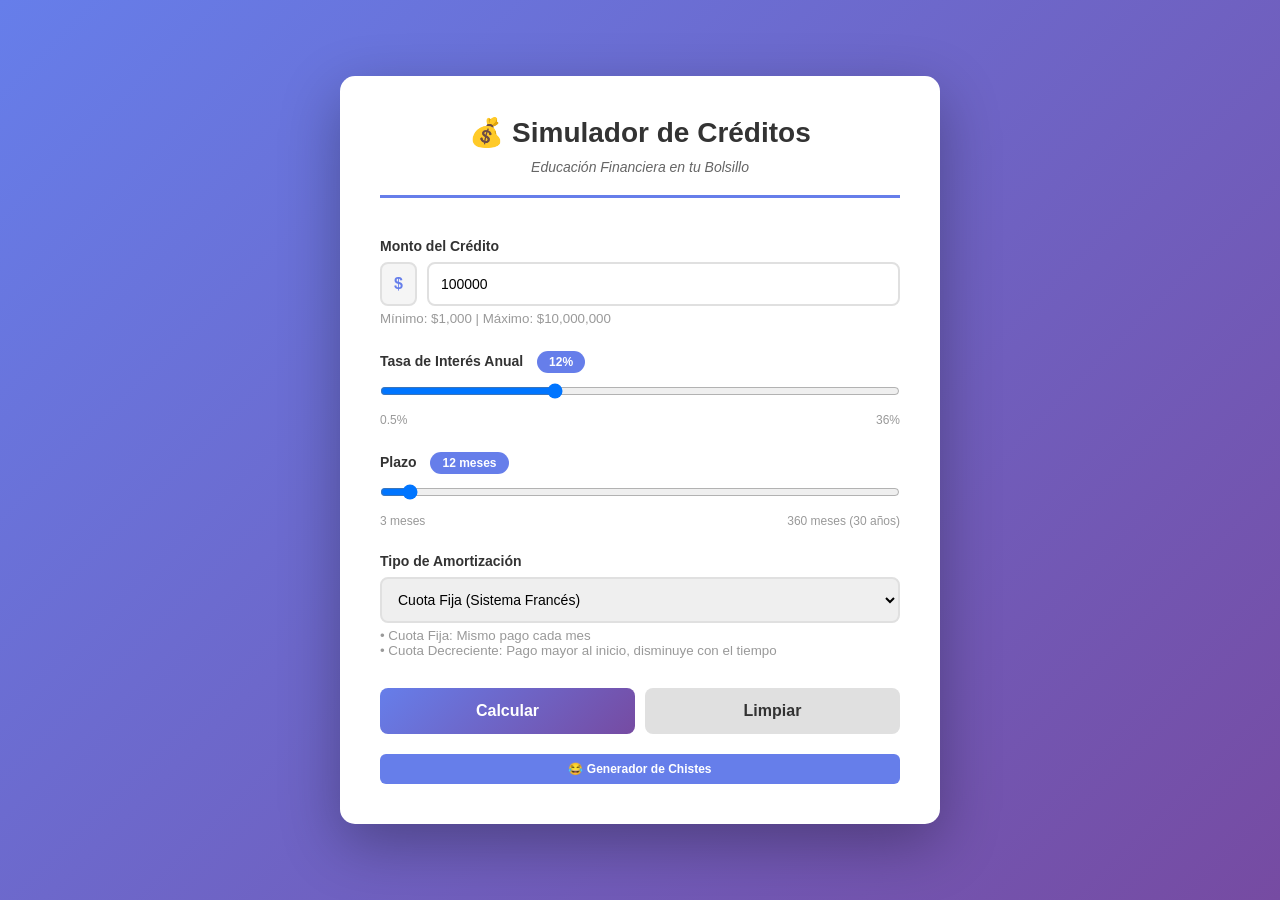
<file: index.html>
<!DOCTYPE html>
<html lang="es">
<head>
    <meta charset="UTF-8">
    <meta name="viewport" content="width=device-width, initial-scale=1.0">
    <title>Simulador de Créditos</title>
    <style>
        * {
            margin: 0;
            padding: 0;
            box-sizing: border-box;
        }

        body {
            font-family: 'Segoe UI', Tahoma, Geneva, Verdana, sans-serif;
            background: linear-gradient(135deg, #667eea 0%, #764ba2 100%);
            min-height: 100vh;
            display: flex;
            align-items: center;
            justify-content: center;
            padding: 20px;
        }

        .container {
            background: white;
            border-radius: 15px;
            box-shadow: 0 20px 60px rgba(0, 0, 0, 0.3);
            max-width: 600px;
            width: 100%;
            padding: 40px;
            animation: fadeIn 0.5s ease-in;
        }

        @keyframes fadeIn {
            from {
                opacity: 0;
                transform: translateY(20px);
            }
            to {
                opacity: 1;
                transform: translateY(0);
            }
        }

        header {
            text-align: center;
            margin-bottom: 40px;
            border-bottom: 3px solid #667eea;
            padding-bottom: 20px;
        }

        h1 {
            color: #333;
            font-size: 28px;
            margin-bottom: 10px;
        }

        .subtitle {
            color: #666;
            font-size: 14px;
            font-style: italic;
        }

        .form-group {
            margin-bottom: 25px;
        }

        label {
            display: block;
            margin-bottom: 8px;
            color: #333;
            font-weight: 600;
            font-size: 14px;
        }

        input[type="number"],
        input[type="range"],
        select {
            width: 100%;
            padding: 12px;
            border: 2px solid #e0e0e0;
            border-radius: 8px;
            font-size: 14px;
            transition: border-color 0.3s;
        }

        input[type="number"]:focus,
        select:focus {
            outline: none;
            border-color: #667eea;
        }

        input[type="range"] {
            padding: 8px;
            cursor: pointer;
            height: 8px;
        }

        .input-group {
            display: flex;
            gap: 10px;
        }

        .input-group input {
            flex: 1;
        }

        .currency-symbol {
            display: flex;
            align-items: center;
            padding: 0 12px;
            background: #f5f5f5;
            border: 2px solid #e0e0e0;
            border-radius: 8px;
            font-weight: 600;
            color: #667eea;
        }

        .range-value {
            display: inline-block;
            background: #667eea;
            color: white;
            padding: 4px 12px;
            border-radius: 20px;
            font-size: 12px;
            margin-left: 10px;
        }

        .results {
            background: linear-gradient(135deg, #f5f7fa 0%, #c3cfe2 100%);
            border-radius: 12px;
            padding: 25px;
            margin-top: 30px;
            border-left: 5px solid #667eea;
        }

        .results h2 {
            color: #333;
            font-size: 18px;
            margin-bottom: 20px;
            text-align: center;
        }

        .result-item {
            display: flex;
            justify-content: space-between;
            align-items: center;
            margin-bottom: 15px;
            padding-bottom: 15px;
            border-bottom: 1px solid rgba(255, 255, 255, 0.5);
        }

        .result-item:last-child {
            border-bottom: none;
            margin-bottom: 0;
            padding-bottom: 0;
        }

        .result-label {
            color: #555;
            font-weight: 500;
            font-size: 14px;
        }

        .result-value {
            font-size: 18px;
            font-weight: bold;
            color: #667eea;
            font-family: 'Courier New', monospace;
        }

        .button-group {
            display: flex;
            gap: 10px;
            margin-top: 30px;
        }

        button {
            flex: 1;
            padding: 14px;
            border: none;
            border-radius: 8px;
            font-size: 16px;
            font-weight: 600;
            cursor: pointer;
            transition: all 0.3s;
        }

        .btn-calculate {
            background: linear-gradient(135deg, #667eea 0%, #764ba2 100%);
            color: white;
        }

        .btn-calculate:hover {
            transform: translateY(-2px);
            box-shadow: 0 10px 20px rgba(102, 126, 234, 0.4);
        }

        .btn-reset {
            background: #e0e0e0;
            color: #333;
        }

        .btn-reset:hover {
            background: #d0d0d0;
        }

        .info-box {
            background: #e3f2fd;
            border-left: 4px solid #2196f3;
            padding: 15px;
            border-radius: 8px;
            margin-top: 20px;
            font-size: 13px;
            color: #1565c0;
            line-height: 1.6;
        }

        .amortization-table {
            margin-top: 25px;
            overflow-x: auto;
        }

        table {
            width: 100%;
            border-collapse: collapse;
            font-size: 12px;
            background: white;
            border-radius: 8px;
            overflow: hidden;
        }

        th {
            background: #667eea;
            color: white;
            padding: 12px;
            text-align: right;
            font-weight: 600;
        }

        th:first-child {
            text-align: left;
        }

        td {
            padding: 10px 12px;
            border-bottom: 1px solid #e0e0e0;
            text-align: right;
            font-family: 'Courier New', monospace;
        }

        td:first-child {
            text-align: left;
            color: #333;
            font-weight: 500;
        }

        tr:hover {
            background: #f5f5f5;
        }

        .toggle-table {
            background: #667eea;
            color: white;
            padding: 10px 15px;
            border-radius: 8px;
            border: none;
            cursor: pointer;
            font-size: 13px;
            font-weight: 600;
            margin-top: 15px;
            width: 100%;
            transition: all 0.3s;
        }

        .toggle-table:hover {
            background: #764ba2;
        }

        #amortizationTable {
            display: none;
            margin-top: 15px;
        }

        .alert {
            padding: 12px;
            border-radius: 8px;
            margin-bottom: 20px;
            font-size: 13px;
            display: none;
        }

        .alert.error {
            background: #ffebee;
            border-left: 4px solid #f44336;
            color: #c62828;
            display: block;
        }

        .alert.warning {
            background: #fff3e0;
            border-left: 4px solid #ff9800;
            color: #e65100;
            display: block;
        }

        .nav-links {
            display: flex;
            gap: 10px;
            justify-content: center;
            margin-top: 20px;
            flex-wrap: wrap;
        }

        .nav-btn {
            background: #667eea;
            color: white;
            padding: 8px 16px;
            border-radius: 6px;
            text-decoration: none;
            font-size: 12px;
            font-weight: 600;
            transition: all 0.3s;
            border: none;
            cursor: pointer;
        }

        .nav-btn:hover {
            background: #764ba2;
            transform: translateY(-2px);
        }

        @media (max-width: 600px) {
            .container {
                padding: 25px;
            }

            h1 {
                font-size: 22px;
            }

            .button-group {
                flex-direction: column;
            }

            input[type="number"],
            input[type="range"],
            select {
                font-size: 16px;
            }

            table {
                font-size: 11px;
            }

            th, td {
                padding: 8px;
            }
        }
    </style>
</head>
<body>
    <div class="container">
        <header>
            <h1>💰 Simulador de Créditos</h1>
            <p class="subtitle">Educación Financiera en tu Bolsillo</p>
        </header>

        <div id="alert" class="alert"></div>

        <form id="creditForm">
            <div class="form-group">
                <label for="amount">Monto del Crédito</label>
                <div class="input-group">
                    <div class="currency-symbol">$</div>
                    <input 
                        type="number" 
                        id="amount" 
                        min="1000" 
                        max="10000000" 
                        step="1000" 
                        value="100000" 
                        required
                    >
                </div>
                <small style="color: #999; margin-top: 5px; display: block;">
                    Mínimo: $1,000 | Máximo: $10,000,000
                </small>
            </div>

            <div class="form-group">
                <label for="rate">
                    Tasa de Interés Anual
                    <span class="range-value" id="rateDisplay">12%</span>
                </label>
                <input 
                    type="range" 
                    id="rate" 
                    min="0.5" 
                    max="36" 
                    step="0.5" 
                    value="12"
                >
                <div style="display: flex; justify-content: space-between; margin-top: 8px; font-size: 12px; color: #999;">
                    <span>0.5%</span>
                    <span>36%</span>
                </div>
            </div>

            <div class="form-group">
                <label for="months">
                    Plazo
                    <span class="range-value" id="monthsDisplay">12 meses</span>
                </label>
                <input 
                    type="range" 
                    id="months" 
                    min="3" 
                    max="360" 
                    step="1" 
                    value="12"
                >
                <div style="display: flex; justify-content: space-between; margin-top: 8px; font-size: 12px; color: #999;">
                    <span>3 meses</span>
                    <span>360 meses (30 años)</span>
                </div>
            </div>

            <div class="form-group">
                <label for="amortizationType">Tipo de Amortización</label>
                <select id="amortizationType">
                    <option value="fixed">Cuota Fija (Sistema Francés)</option>
                    <option value="decreasing">Cuota Decreciente (Sistema Alemán)</option>
                </select>
                <small style="color: #999; margin-top: 5px; display: block;">
                    • Cuota Fija: Mismo pago cada mes<br>
                    • Cuota Decreciente: Pago mayor al inicio, disminuye con el tiempo
                </small>
            </div>

            <div class="button-group">
                <button type="button" class="btn-calculate" onclick="calculateCredit()">
                    Calcular
                </button>
                <button type="reset" class="btn-reset" onclick="resetForm()">
                    Limpiar
                </button>
            </div>
        </form>

        <div id="results" style="display: none;">
            <div class="results">
                <h2>Detalles de tu Crédito</h2>
                
                <div class="result-item">
                    <span class="result-label">Monto Solicitado:</span>
                    <span class="result-value" id="resultAmount">$0</span>
                </div>

                <div class="result-item">
                    <span class="result-label">Tasa de Interés Anual:</span>
                    <span class="result-value" id="resultRate">0%</span>
                </div>

                <div class="result-item">
                    <span class="result-label">Plazo:</span>
                    <span class="result-value" id="resultMonths">0 meses</span>
                </div>

                <div class="result-item" style="background: #fff9e6; margin: -12px -12px 12px -12px; padding: 12px; border-radius: 8px; border-bottom: none;">
                    <span class="result-label" style="font-size: 16px;">Cuota Mensual:</span>
                    <span class="result-value" id="resultPayment" style="font-size: 24px; color: #764ba2;">$0</span>
                </div>

                <div class="result-item">
                    <span class="result-label">Interés Total:</span>
                    <span class="result-value" id="resultTotalInterest" style="color: #e91e63;">$0</span>
                </div>

                <div class="result-item">
                    <span class="result-label">Total a Pagar:</span>
                    <span class="result-value" id="resultTotalPayment" style="color: #009688;">$0</span>
                </div>
            </div>

            <div class="info-box">
                <strong>📊 Información:</strong><br>
                Este simulador calcula tu cuota mensual y el total de intereses que pagarás durante la vigencia del crédito. Los valores mostrados son orientativos.
            </div>

            <button class="toggle-table" onclick="toggleTable()">
                📋 Ver Tabla de Amortización
            </button>

            <div id="amortizationTable">
                <table>
                    <thead>
                        <tr>
                            <th>Cuota</th>
                            <th>Pago</th>
                            <th>Interés</th>
                            <th>Capital</th>
                            <th>Saldo</th>
                        </tr>
                    </thead>
                    <tbody id="tableBody">
                    </tbody>
                </table>
            </div>
        </div>

        <div class="nav-links">
            <button class="nav-btn" onclick="window.location.href='joke-generator.html'">
                😂 Generador de Chistes
            </button>
        </div>
    </div>

    <script>
        document.getElementById('rate').addEventListener('input', function() {
            document.getElementById('rateDisplay').textContent = this.value + '%';
        });

        document.getElementById('months').addEventListener('input', function() {
            const value = this.value;
            const years = Math.floor(value / 12);
            const remainingMonths = value % 12;
            
            let display = '';
            if (years > 0 && remainingMonths > 0) {
                display = `${years} año${years > 1 ? 's' : ''} ${remainingMonths} mes${remainingMonths > 1 ? 'es' : ''}`;
            } else if (years > 0) {
                display = `${years} año${years > 1 ? 's' : ''}`;
            } else {
                display = `${value} mes${value > 1 ? 'es' : ''}`;
            }
            
            document.getElementById('monthsDisplay').textContent = display;
        });

        document.getElementById('amount').addEventListener('change', function() {
            if (this.value < 1000) {
                this.value = 1000;
                showAlert('El monto mínimo es $1,000', 'warning');
            }
        });

        function showAlert(message, type = 'error') {
            const alertBox = document.getElementById('alert');
            alertBox.textContent = message;
            alertBox.className = `alert ${type}`;
            setTimeout(() => {
                alertBox.style.display = 'none';
            }, 5000);
        }

        function calculateCredit() {
            const amount = parseFloat(document.getElementById('amount').value);
            const annualRate = parseFloat(document.getElementById('rate').value);
            const months = parseInt(document.getElementById('months').value);
            const amortizationType = document.getElementById('amortizationType').value;

            if (!amount || amount < 1000) {
                showAlert('Ingresa un monto válido (mínimo $1,000)', 'error');
                return;
            }

            if (months < 3) {
                showAlert('El plazo mínimo es 3 meses', 'error');
                return;
            }

            const monthlyRate = annualRate / 100 / 12;
            let monthlyPayment, totalInterest, totalPayment;

            if (amortizationType === 'fixed') {
                monthlyPayment = (amount * monthlyRate * Math.pow(1 + monthlyRate, months)) / 
                                (Math.pow(1 + monthlyRate, months) - 1);
                totalPayment = monthlyPayment * months;
                totalInterest = totalPayment - amount;
            } else {
                monthlyPayment = amount / months;
                totalInterest = (amount * monthlyRate * (months + 1)) / 2;
                totalPayment = amount + totalInterest;
            }

            document.getElementById('resultAmount').textContent = formatCurrency(amount);
            document.getElementById('resultRate').textContent = annualRate.toFixed(2) + '%';
            
            const years = Math.floor(months / 12);
            const remainingMonths = months % 12;
            let monthsDisplay = '';
            if (years > 0 && remainingMonths > 0) {
                monthsDisplay = `${years} año${years > 1 ? 's' : ''} ${remainingMonths} mes${remainingMonths > 1 ? 'es' : ''}`;
            } else if (years > 0) {
                monthsDisplay = `${years} año${years > 1 ? 's' : ''}`;
            } else {
                monthsDisplay = `${months} mes${months > 1 ? 'es' : ''}`;
            }
            document.getElementById('resultMonths').textContent = monthsDisplay;
            document.getElementById('resultPayment').textContent = formatCurrency(monthlyPayment);
            document.getElementById('resultTotalInterest').textContent = formatCurrency(totalInterest);
            document.getElementById('resultTotalPayment').textContent = formatCurrency(totalPayment);

            document.getElementById('results').style.display = 'block';

            generateAmortizationTable(amount, monthlyRate, months, amortizationType, monthlyPayment);
        }

        function generateAmortizationTable(principal, monthlyRate, months, amortizationType, initialPayment) {
            const tbody = document.getElementById('tableBody');
            tbody.innerHTML = '';

            let balance = principal;
            const maxRows = Math.min(months, 60);

            for (let i = 1; i <= maxRows; i++) {
                const interest = balance * monthlyRate;
                let capital, payment;

                if (amortizationType === 'fixed') {
                    payment = initialPayment;
                    capital = payment - interest;
                } else {
                    capital = principal / months;
                    payment = capital + interest;
                }

                balance -= capital;
                if (balance < 0.01) balance = 0;

                const row = tbody.insertRow();
                row.innerHTML = `
                    <td>${i}</td>
                    <td>${formatCurrency(payment)}</td>
                    <td>${formatCurrency(interest)}</td>
                    <td>${formatCurrency(capital)}</td>
                    <td>${formatCurrency(Math.max(0, balance))}</td>
                `;
            }

            if (months > 60) {
                const row = tbody.insertRow();
                row.innerHTML = `
                    <td colspan="5" style="text-align: center; color: #999; padding: 15px;">
                        ... ${months - 60} cuotas más
                    </td>
                `;
            }
        }

        function toggleTable() {
            const table = document.getElementById('amortizationTable');
            table.style.display = table.style.display === 'none' ? 'block' : 'none';
        }

        function formatCurrency(value) {
            return new Intl.NumberFormat('es-CO', {
                style: 'currency',
                currency: 'COP',
                minimumFractionDigits: 0,
                maximumFractionDigits: 0
            }).format(value);
        }

        function resetForm() {
            document.getElementById('creditForm').reset();
            document.getElementById('results').style.display = 'none';
            document.getElementById('rateDisplay').textContent = '12%';
            document.getElementById('monthsDisplay').textContent = '12 meses';
        }

        document.getElementById('creditForm').addEventListener('keypress', function(e) {
            if (e.key === 'Enter') {
                e.preventDefault();
                calculateCredit();
            }
        });
    </script>
</body>
</html>
</file>
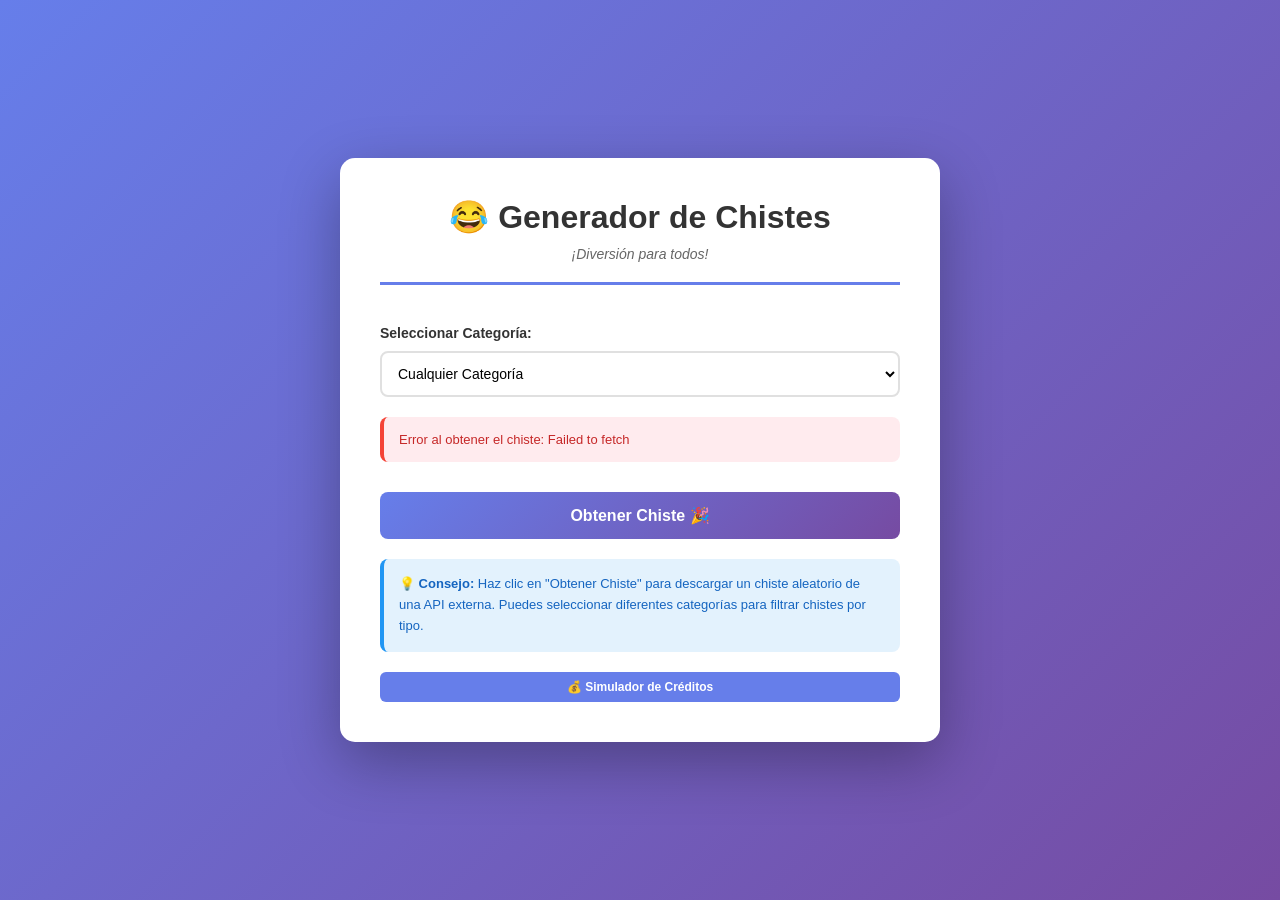
<file: joke-generator.html>
<!DOCTYPE html>
<html lang="es">
<head>
    <meta charset="UTF-8">
    <meta name="viewport" content="width=device-width, initial-scale=1.0">
    <title>Generador de Chistes - Diversión para Todos</title>
    <style>
        * {
            margin: 0;
            padding: 0;
            box-sizing: border-box;
        }

        body {
            font-family: 'Segoe UI', Tahoma, Geneva, Verdana, sans-serif;
            background: linear-gradient(135deg, #667eea 0%, #764ba2 100%);
            min-height: 100vh;
            display: flex;
            align-items: center;
            justify-content: center;
            padding: 20px;
        }

        .container {
            background: white;
            border-radius: 15px;
            box-shadow: 0 20px 60px rgba(0, 0, 0, 0.3);
            max-width: 600px;
            width: 100%;
            padding: 40px;
            animation: fadeIn 0.5s ease-in;
        }

        @keyframes fadeIn {
            from {
                opacity: 0;
                transform: translateY(20px);
            }
            to {
                opacity: 1;
                transform: translateY(0);
            }
        }

        header {
            text-align: center;
            margin-bottom: 40px;
            border-bottom: 3px solid #667eea;
            padding-bottom: 20px;
        }

        h1 {
            color: #333;
            font-size: 32px;
            margin-bottom: 10px;
        }

        .subtitle {
            color: #666;
            font-size: 14px;
            font-style: italic;
        }

        .category-selector {
            margin: 20px 0;
        }

        .category-selector label {
            display: block;
            margin-bottom: 10px;
            color: #333;
            font-weight: 600;
            font-size: 14px;
        }

        select {
            width: 100%;
            padding: 12px;
            border: 2px solid #e0e0e0;
            border-radius: 8px;
            font-size: 14px;
            background: white;
            cursor: pointer;
            transition: border-color 0.3s;
        }

        select:focus {
            outline: none;
            border-color: #667eea;
        }

        .error {
            background: #ffebee;
            border-left: 4px solid #f44336;
            padding: 15px;
            border-radius: 8px;
            margin: 20px 0;
            font-size: 13px;
            color: #c62828;
            display: none;
        }

        .joke-container {
            background: linear-gradient(135deg, #f5f7fa 0%, #c3cfe2 100%);
            border-radius: 12px;
            padding: 30px;
            margin: 30px 0;
            min-height: 150px;
            display: flex;
            flex-direction: column;
            justify-content: center;
            border-left: 5px solid #667eea;
            position: relative;
            overflow: hidden;
        }

        .joke-container::before {
            content: '"';
            position: absolute;
            top: 10px;
            left: 15px;
            font-size: 60px;
            color: rgba(102, 126, 234, 0.1);
            font-weight: bold;
        }

        .joke-text {
            font-size: 18px;
            color: #333;
            line-height: 1.6;
            position: relative;
            z-index: 1;
            font-weight: 500;
        }

        .joke-type {
            display: inline-block;
            background: #667eea;
            color: white;
            padding: 6px 12px;
            border-radius: 20px;
            font-size: 12px;
            margin-top: 15px;
            font-weight: 600;
        }

        .loading {
            display: none;
            text-align: center;
            color: #667eea;
            font-size: 14px;
            margin: 20px 0;
        }

        .spinner {
            display: inline-block;
            border: 3px solid #f3f3f3;
            border-top: 3px solid #667eea;
            border-radius: 50%;
            width: 30px;
            height: 30px;
            animation: spin 1s linear infinite;
            margin-right: 10px;
        }

        @keyframes spin {
            0% { transform: rotate(0deg); }
            100% { transform: rotate(360deg); }
        }

        .button-group {
            display: flex;
            gap: 10px;
            margin-top: 30px;
            flex-wrap: wrap;
        }

        button {
            flex: 1;
            min-width: 120px;
            padding: 14px;
            border: none;
            border-radius: 8px;
            font-size: 16px;
            font-weight: 600;
            cursor: pointer;
            transition: all 0.3s;
        }

        .btn-primary {
            background: linear-gradient(135deg, #667eea 0%, #764ba2 100%);
            color: white;
        }

        .btn-primary:hover:not(:disabled) {
            transform: translateY(-2px);
            box-shadow: 0 10px 20px rgba(102, 126, 234, 0.4);
        }

        .btn-secondary {
            background: #e0e0e0;
            color: #333;
        }

        .btn-secondary:hover:not(:disabled) {
            background: #d0d0d0;
        }

        button:disabled {
            opacity: 0.6;
            cursor: not-allowed;
        }

        .info-box {
            background: #e3f2fd;
            border-left: 4px solid #2196f3;
            padding: 15px;
            border-radius: 8px;
            margin-top: 20px;
            font-size: 13px;
            color: #1565c0;
            line-height: 1.6;
        }

        .share-buttons {
            display: flex;
            gap: 10px;
            margin-top: 20px;
            justify-content: center;
        }

        .share-btn {
            padding: 8px 16px;
            border: none;
            border-radius: 8px;
            cursor: pointer;
            font-size: 12px;
            font-weight: 600;
            transition: all 0.3s;
        }

        .share-copy {
            background: #4caf50;
            color: white;
        }

        .share-copy:hover {
            background: #45a049;
        }

        .nav-links {
            display: flex;
            gap: 10px;
            justify-content: center;
            margin-top: 20px;
            flex-wrap: wrap;
        }

        .nav-btn {
            background: #667eea;
            color: white;
            padding: 8px 16px;
            border-radius: 6px;
            text-decoration: none;
            font-size: 12px;
            font-weight: 600;
            transition: all 0.3s;
            border: none;
            cursor: pointer;
        }

        .nav-btn:hover {
            background: #764ba2;
            transform: translateY(-2px);
        }

        @media (max-width: 600px) {
            .container {
                padding: 25px;
            }

            h1 {
                font-size: 24px;
            }

            .joke-text {
                font-size: 16px;
            }

            .button-group {
                flex-direction: column;
            }

            button {
                width: 100%;
            }
        }
    </style>
</head>
<body>
    <div class="container">
        <header>
            <h1>😂 Generador de Chistes</h1>
            <p class="subtitle">¡Diversión para todos!</p>
        </header>

        <div class="category-selector">
            <label for="category">Seleccionar Categoría:</label>
            <select id="category">
                <option value="any">Cualquier Categoría</option>
                <option value="general">General</option>
                <option value="programming">Programación</option>
                <option value="knock-knock">Choque-Choque</option>
            </select>
        </div>

        <div class="error" id="errorBox"></div>

        <div class="loading" id="loading">
            <span class="spinner"></span>
            <span>Cargando chiste...</span>
        </div>

        <div class="joke-container" id="jokeContainer" style="display: none;">
            <div class="joke-text" id="jokeText"></div>
            <span class="joke-type" id="jokeType"></span>
        </div>

        <div class="button-group">
            <button class="btn-primary" id="getJokeBtn" onclick="getJoke()">
                Obtener Chiste 🎉
            </button>
            <button class="btn-secondary" id="copyBtn" onclick="copyJoke()" style="display: none;">
                Copiar 📋
            </button>
        </div>

        <div class="share-buttons" id="shareButtons" style="display: none;">
            <button class="share-btn share-copy" onclick="copyJoke()">Copiar al Portapapeles</button>
        </div>

        <div class="info-box">
            <strong>💡 Consejo:</strong> Haz clic en "Obtener Chiste" para descargar un chiste aleatorio de una API externa. Puedes seleccionar diferentes categorías para filtrar chistes por tipo.
        </div>

        <div class="nav-links">
            <button class="nav-btn" onclick="window.location.href='index.html'">
                💰 Simulador de Créditos
            </button>
        </div>
    </div>

    <script>
        let currentJoke = '';

        window.addEventListener('DOMContentLoaded', function() {
            getJoke();
        });

        async function getJoke() {
            const category = document.getElementById('category').value;
            const loading = document.getElementById('loading');
            const jokeContainer = document.getElementById('jokeContainer');
            const errorBox = document.getElementById('errorBox');
            const getJokeBtn = document.getElementById('getJokeBtn');
            const copyBtn = document.getElementById('copyBtn');

            errorBox.style.display = 'none';
            getJokeBtn.disabled = true;
            loading.style.display = 'block';
            jokeContainer.style.display = 'none';

            try {
                let url = 'https://official-joke-api.appspot.com/random_joke';

                if (category === 'knock-knock') {
                    url = 'https://official-joke-api.appspot.com/jokes/knock-knock/random';
                } else if (category === 'general') {
                    url = 'https://official-joke-api.appspot.com/jokes/general/random';
                } else if (category === 'programming') {
                    url = 'https://official-joke-api.appspot.com/jokes/programming/random';
                }

                const response = await fetch(url);
                
                if (!response.ok) {
                    throw new Error('Error en la respuesta');
                }

                const data = await response.json();

                if (data.setup && data.punchline) {
                    currentJoke = `${data.setup}\n\n${data.punchline}`;
                } else if (data.joke) {
                    currentJoke = data.joke;
                } else {
                    showError('No se pudo obtener el chiste. Por favor, intenta de nuevo.');
                    return;
                }

                document.getElementById('jokeText').textContent = currentJoke;
                document.getElementById('jokeType').textContent = data.type ? data.type.toUpperCase() : 'CHISTE';
                
                jokeContainer.style.display = 'flex';
                copyBtn.style.display = 'block';
                document.getElementById('shareButtons').style.display = 'flex';

            } catch (error) {
                showError('Error al obtener el chiste: ' + error.message);
            } finally {
                loading.style.display = 'none';
                getJokeBtn.disabled = false;
            }
        }

        function copyJoke() {
            if (!currentJoke) return;

            navigator.clipboard.writeText(currentJoke).then(() => {
                const copyBtn = document.getElementById('copyBtn');
                const originalText = copyBtn.textContent;
                
                copyBtn.textContent = '✓ ¡Copiado!';
                copyBtn.style.background = '#4caf50';

                setTimeout(() => {
                    copyBtn.textContent = originalText;
                }, 2000);
            }).catch(() => {
                showError('Error al copiar al portapapeles');
            });
        }

        function showError(message) {
            const errorBox = document.getElementById('errorBox');
            errorBox.textContent = message;
            errorBox.style.display = 'block';
        }

        document.getElementById('category').addEventListener('change', function() {
            getJoke();
        });

        document.addEventListener('keypress', function(e) {
            if (e.key === 'Enter') {
                const getJokeBtn = document.getElementById('getJokeBtn');
                if (!getJokeBtn.disabled) {
                    getJoke();
                }
            }
        });
    </script>
</body>
</html>
</file>
